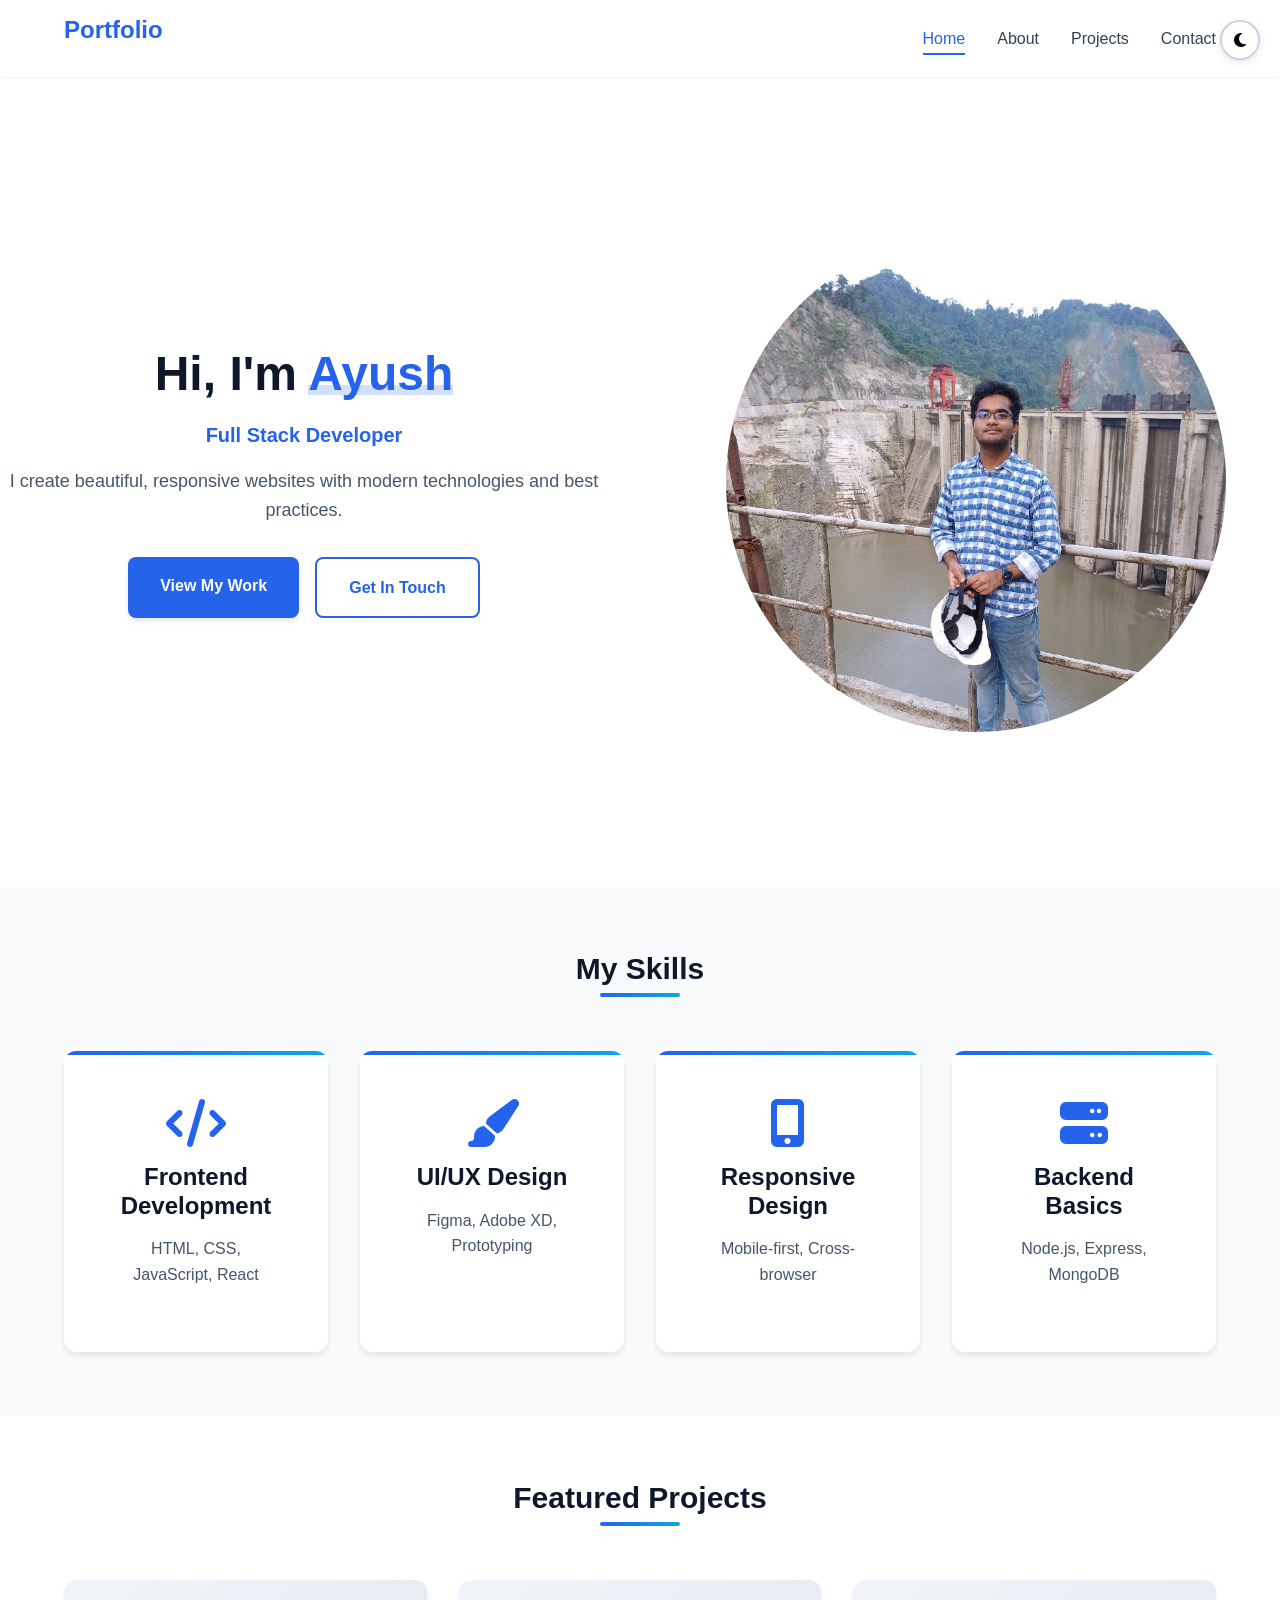
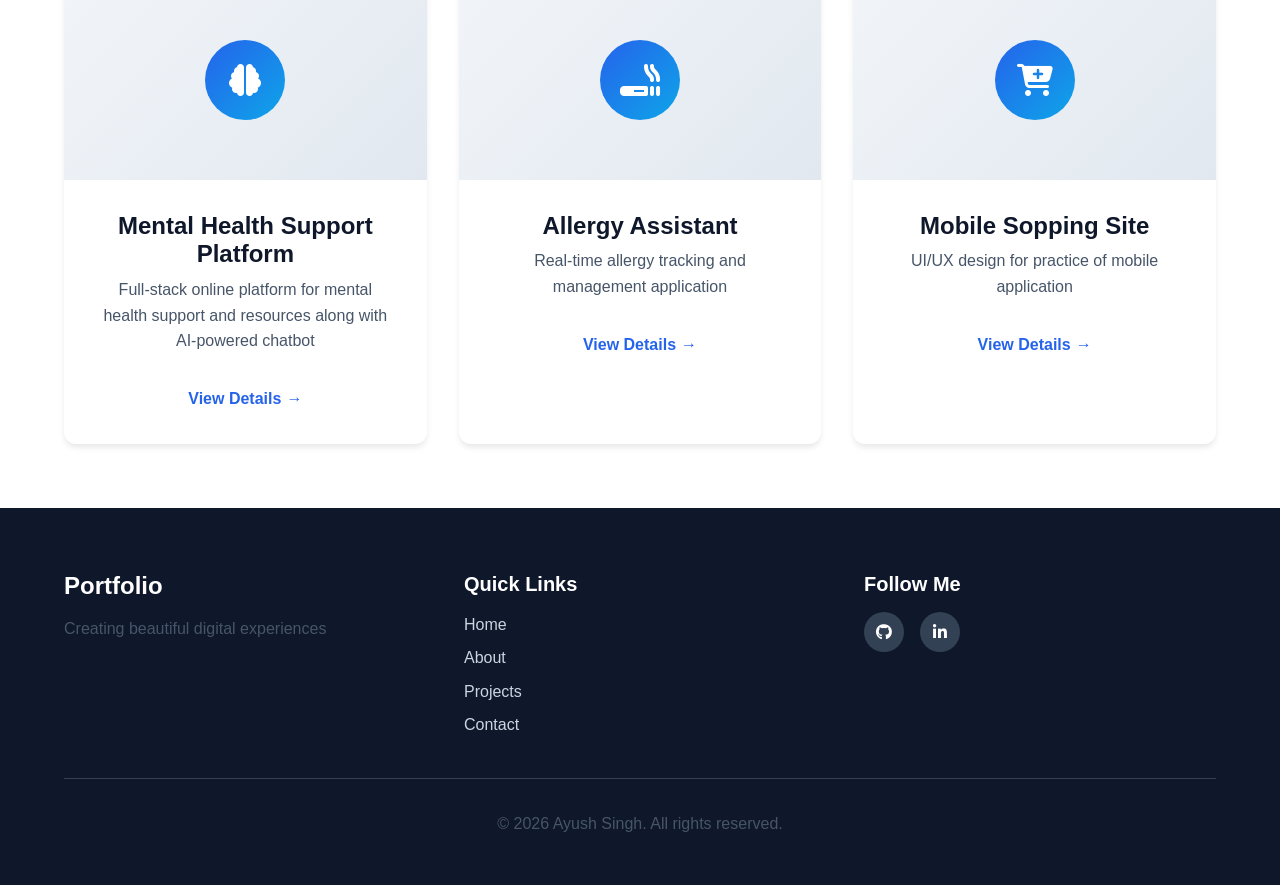
<file: index.html>
<!DOCTYPE html>
<html lang="en">
<head>
    <meta charset="UTF-8">
    <meta name="viewport" content="width=device-width, initial-scale=1.0">
    <title>Personal Portfolio</title>
    <link rel="stylesheet" href="styles.css">
    <link rel="stylesheet" href="https://cdnjs.cloudflare.com/ajax/libs/font-awesome/6.4.0/css/all.min.css">
</head>
<body>
    <!-- Sticky Navbar -->
    <nav class="navbar">
        <div class="nav-container">
            <div class="logo">
                <a href="index.html"><h2>Portfolio</h2></a>
            </div>
            <ul class="nav-menu">
                <li><a href="index.html" class="nav-link active">Home</a></li>
                <li><a href="about.html" class="nav-link">About</a></li>
                <li><a href="projects.html" class="nav-link">Projects</a></li>
                <li><a href="contact.html" class="nav-link">Contact</a></li>
            </ul>
            <div class="hamburger">
                <span class="bar"></span>
                <span class="bar"></span>
                <span class="bar"></span>
            </div>
        </div>
    </nav>

    <!-- Hero Section -->
    <section class="hero">
        <div class="hero-content">
            <h1 class="hero-title">Hi, I'm <span class="highlight">Ayush</span></h1>
            <p class="hero-subtitle">Full Stack Developer</p>
            <p class="hero-description">I create beautiful, responsive websites with modern technologies and best practices.</p>
            <div class="hero-buttons">
                <a href="projects.html" class="btn primary-btn">View My Work</a>
                <a href="contact.html" class="btn secondary-btn">Get In Touch</a>
            </div>
        </div>
        <div class="hero-image">
            <div class="image-placeholder">
                <img class="main-image" src="1746027686629.jpg" alt="Main Image">
            </div>
        </div>
    </section>

    <!-- Skills Section -->
    <section class="skills-section">
        <div class="container">
            <h2 class="section-title">My Skills</h2>
            <div class="skills-grid">
                <div class="skill-card">
                    <i class="fas fa-code"></i>
                    <h3>Frontend Development</h3>
                    <p>HTML, CSS, JavaScript, React</p>
                </div>
                <div class="skill-card">
                    <i class="fas fa-paint-brush"></i>
                    <h3>UI/UX Design</h3>
                    <p>Figma, Adobe XD, Prototyping</p>
                </div>
                <div class="skill-card">
                    <i class="fas fa-mobile-alt"></i>
                    <h3>Responsive Design</h3>
                    <p>Mobile-first, Cross-browser</p>
                </div>
                <div class="skill-card">
                    <i class="fas fa-server"></i>
                    <h3>Backend Basics</h3>
                    <p>Node.js, Express, MongoDB</p>
                </div>
            </div>
        </div>
    </section>

    <!-- Projects Preview -->
    <section class="projects-preview">
        <div class="container">
            <h2 class="section-title">Featured Projects</h2>
            <div class="projects-grid">
                <div class="project-card">
                    <div class="project-image">
                        <div class="image-placeholder-small">
                            <i class="fas fa-brain"></i>
                        </div>
                    </div>
                    <div class="project-content">
                        <h3>Mental Health Support Platform</h3>
                        <p>Full-stack online platform for mental health support and resources along with AI-powered chatbot</p>
                        <a href="projects.html" class="project-link">View Details</a>
                    </div>
                </div>
                <div class="project-card">
                    <div class="project-image">
                        <div class="image-placeholder-small">
                            <i class="fas fa-smoking"></i>
                        </div>
                    </div>
                    <div class="project-content">
                        <h3>Allergy Assistant</h3>
                        <p>Real-time allergy tracking and management application</p>
                        <a href="projects.html" class="project-link">View Details</a>
                    </div>
                </div>
                <div class="project-card">
                    <div class="project-image">
                        <div class="image-placeholder-small">
                            <i class="fas fa-cart-plus"></i>
                        </div>
                    </div>
                    <div class="project-content">
                        <h3>Mobile Sopping Site</h3>
                        <p>UI/UX design for practice of mobile application</p>
                        <a href="projects.html" class="project-link">View Details</a>
                    </div>
                </div>
            </div>
        </div>
    </section>

    <!-- Footer -->
    <footer class="footer">
        <div class="container">
            <div class="footer-content">
                <div class="footer-section">
                    <h3>Portfolio</h3>
                    <p>Creating beautiful digital experiences</p>
                </div>
                <div class="footer-section">
                    <h4>Quick Links</h4>
                    <ul>
                        <li><a href="index.html">Home</a></li>
                        <li><a href="about.html">About</a></li>
                        <li><a href="projects.html">Projects</a></li>
                        <li><a href="contact.html">Contact</a></li>
                    </ul>
                </div>
                <div class="footer-section">
                    <h4>Follow Me</h4>
                    <div class="social-icons">
                        <a href="https://github.com/ayushsingh-01" aria-label="GitHub"><i class="fab fa-github"></i></a>
                        <a href="https://www.linkedin.com/in/ayushsingh01/" aria-label="LinkedIn"><i class="fab fa-linkedin-in"></i></a>
                    </div>
                </div>
            </div>
            <div class="footer-bottom">
                <p>&copy; 2026 Ayush Singh. All rights reserved.</p>
        </div>
    </footer>

    <script src="script.js"></script>
</body>
</html>
</file>
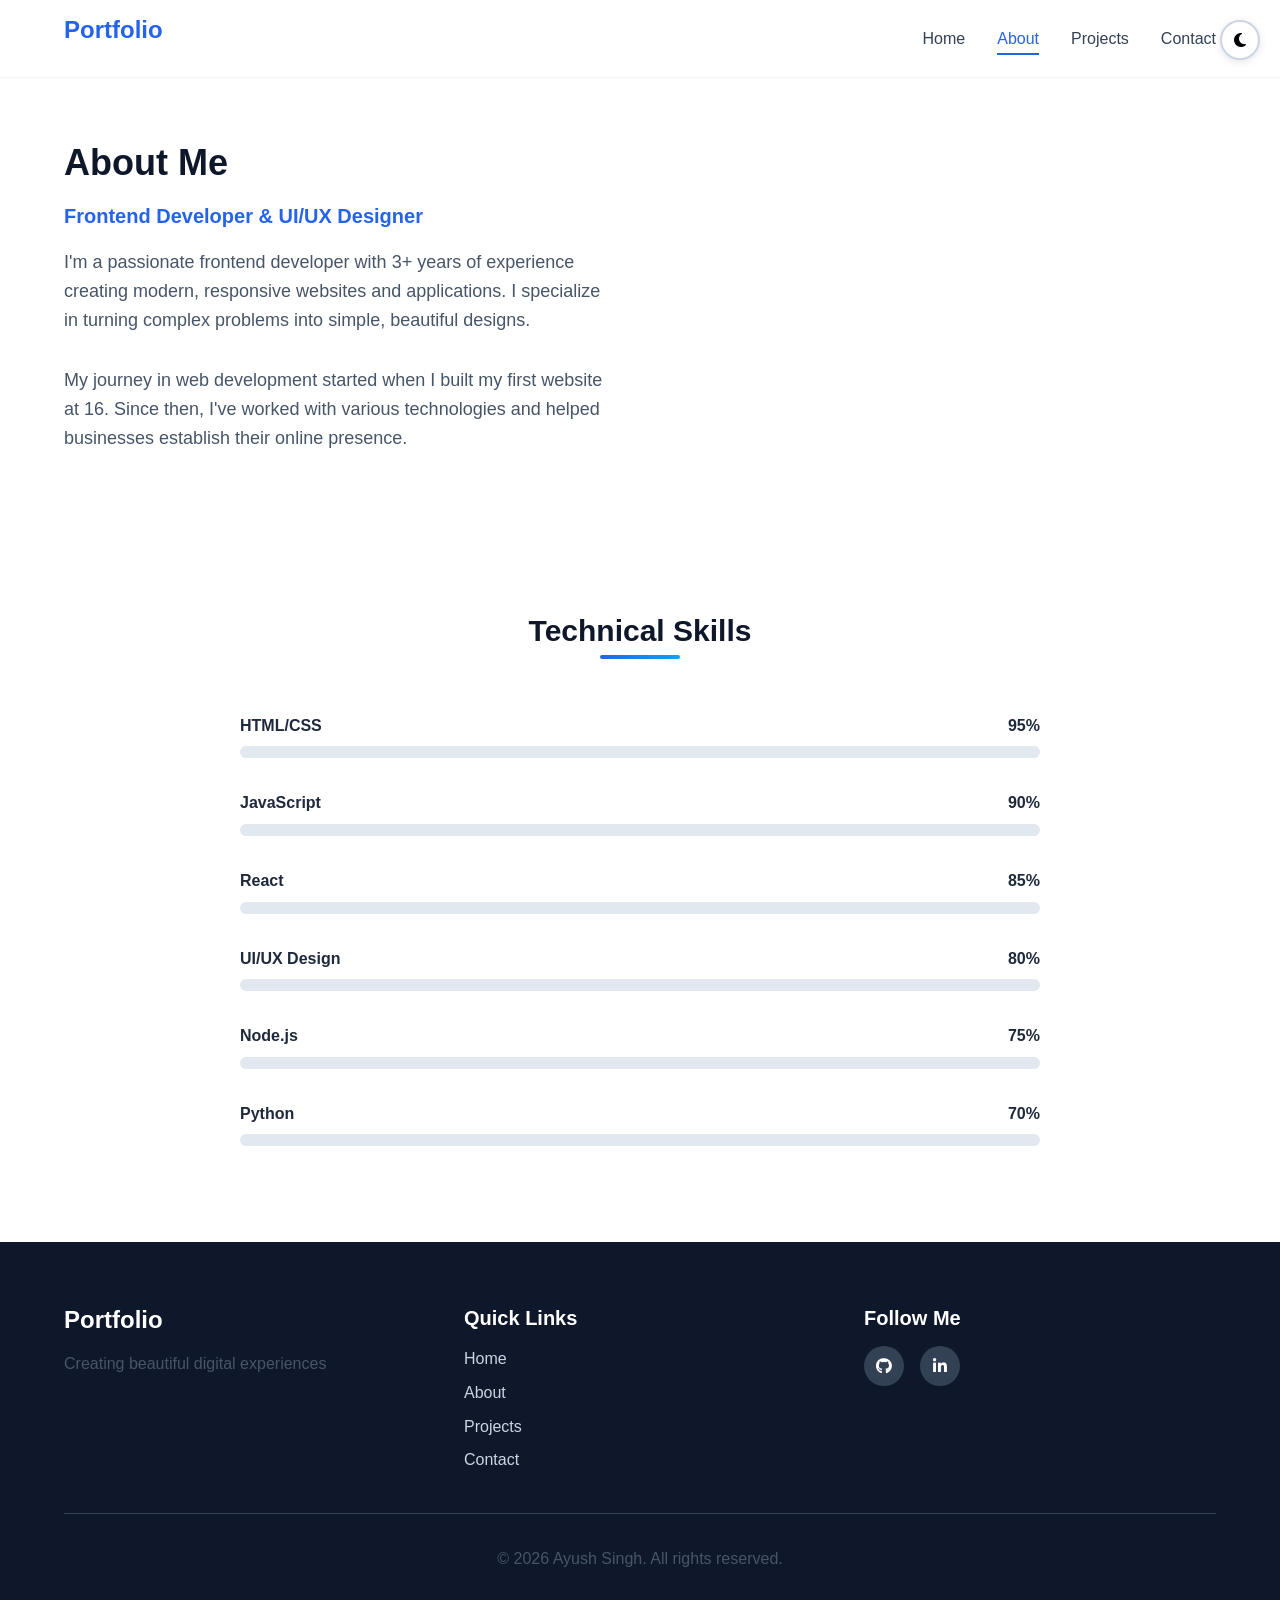
<file: about.html>
<!DOCTYPE html>
<html lang="en">
<head>
    <meta charset="UTF-8">
    <meta name="viewport" content="width=device-width, initial-scale=1.0">
    <title>Personal Portfolio</title>
    <link rel="stylesheet" href="styles.css">
    <link rel="stylesheet" href="https://cdnjs.cloudflare.com/ajax/libs/font-awesome/6.4.0/css/all.min.css">
</head>
<body>
    <!-- Sticky Navbar -->
    <nav class="navbar">
        <div class="nav-container">
            <div class="logo">
                <a href="index.html"><h2>Portfolio</h2></a>
            </div>
            <ul class="nav-menu">
                <li><a href="index.html" class="nav-link">Home</a></li>
                <li><a href="about.html" class="nav-link active">About</a></li>
                <li><a href="projects.html" class="nav-link">Projects</a></li>
                <li><a href="contact.html" class="nav-link">Contact</a></li>
            </ul>
            <div class="hamburger">
                <span class="bar"></span>
                <span class="bar"></span>
                <span class="bar"></span>
            </div>
        </div>
    </nav>

    <!-- About Hero Section -->
    <section class="about-hero">
        <div class="container">
            <div class="about-content">
                <div class="about-text">
                    <h1>About Me</h1>
                    <p class="about-subtitle">Frontend Developer & UI/UX Designer</p>
                    <p class="about-description">I'm a passionate frontend developer with 3+ years of experience creating modern, responsive websites and applications. I specialize in turning complex problems into simple, beautiful designs.</p>
                    <p class="about-description">My journey in web development started when I built my first website at 16. Since then, I've worked with various technologies and helped businesses establish their online presence.</p>
                    
                </div>
            </div>
        </div>
    </section>

    

    <!-- Skills Progress Bars -->
    <section class="skills-progress">
        <div class="container">
            <h2 class="section-title">Technical Skills</h2>
            <div class="skills-container">
                <div class="skill-progress">
                    <div class="skill-info">
                        <span>HTML/CSS</span>
                        <span>95%</span>
                    </div>
                    <div class="progress-bar">
                        <div class="progress-fill" style="width: 95%"></div>
                    </div>
                </div>
                <div class="skill-progress">
                    <div class="skill-info">
                        <span>JavaScript</span>
                        <span>90%</span>
                    </div>
                    <div class="progress-bar">
                        <div class="progress-fill" style="width: 90%"></div>
                    </div>
                </div>
                <div class="skill-progress">
                    <div class="skill-info">
                        <span>React</span>
                        <span>85%</span>
                    </div>
                    <div class="progress-bar">
                        <div class="progress-fill" style="width: 85%"></div>
                    </div>
                </div>
                <div class="skill-progress">
                    <div class="skill-info">
                        <span>UI/UX Design</span>
                        <span>80%</span>
                    </div>
                    <div class="progress-bar">
                        <div class="progress-fill" style="width: 80%"></div>
                    </div>
                </div>
                <div class="skill-progress">
                    <div class="skill-info">
                        <span>Node.js</span>
                        <span>75%</span>
                    </div>
                    <div class="progress-bar">
                        <div class="progress-fill" style="width: 75%"></div>
                    </div>
                </div>
                <div class="skill-progress">
                    <div class="skill-info">
                        <span>Python</span>
                        <span>70%</span>
                    </div>
                    <div class="progress-bar">
                        <div class="progress-fill" style="width: 70%"></div>
                    </div>
                </div>
            </div>
        </div>
    </section>

    

    <!-- Footer -->
    <footer class="footer">
        <div class="container">
            <div class="footer-content">
                <div class="footer-section">
                    <h3>Portfolio</h3>
                    <p>Creating beautiful digital experiences</p>
                </div>
                <div class="footer-section">
                    <h4>Quick Links</h4>
                    <ul>
                        <li><a href="index.html">Home</a></li>
                        <li><a href="about.html">About</a></li>
                        <li><a href="projects.html">Projects</a></li>
                        <li><a href="contact.html">Contact</a></li>
                    </ul>
                </div>
                <div class="footer-section">
                    <h4>Follow Me</h4>
                    <div class="social-icons">
                        <a href="https://github.com/ayushsingh-01" aria-label="GitHub"><i class="fab fa-github"></i></a>
                        <a href="https://www.linkedin.com/in/ayushsingh01/" aria-label="LinkedIn"><i class="fab fa-linkedin-in"></i></a>
                    </div>
                </div>
            </div>
            <div class="footer-bottom">
                <p>&copy; 2026 Ayush Singh. All rights reserved.</p>
        </div>
    </footer>

    <script src="script.js"></script>
</body>
</html>
</file>
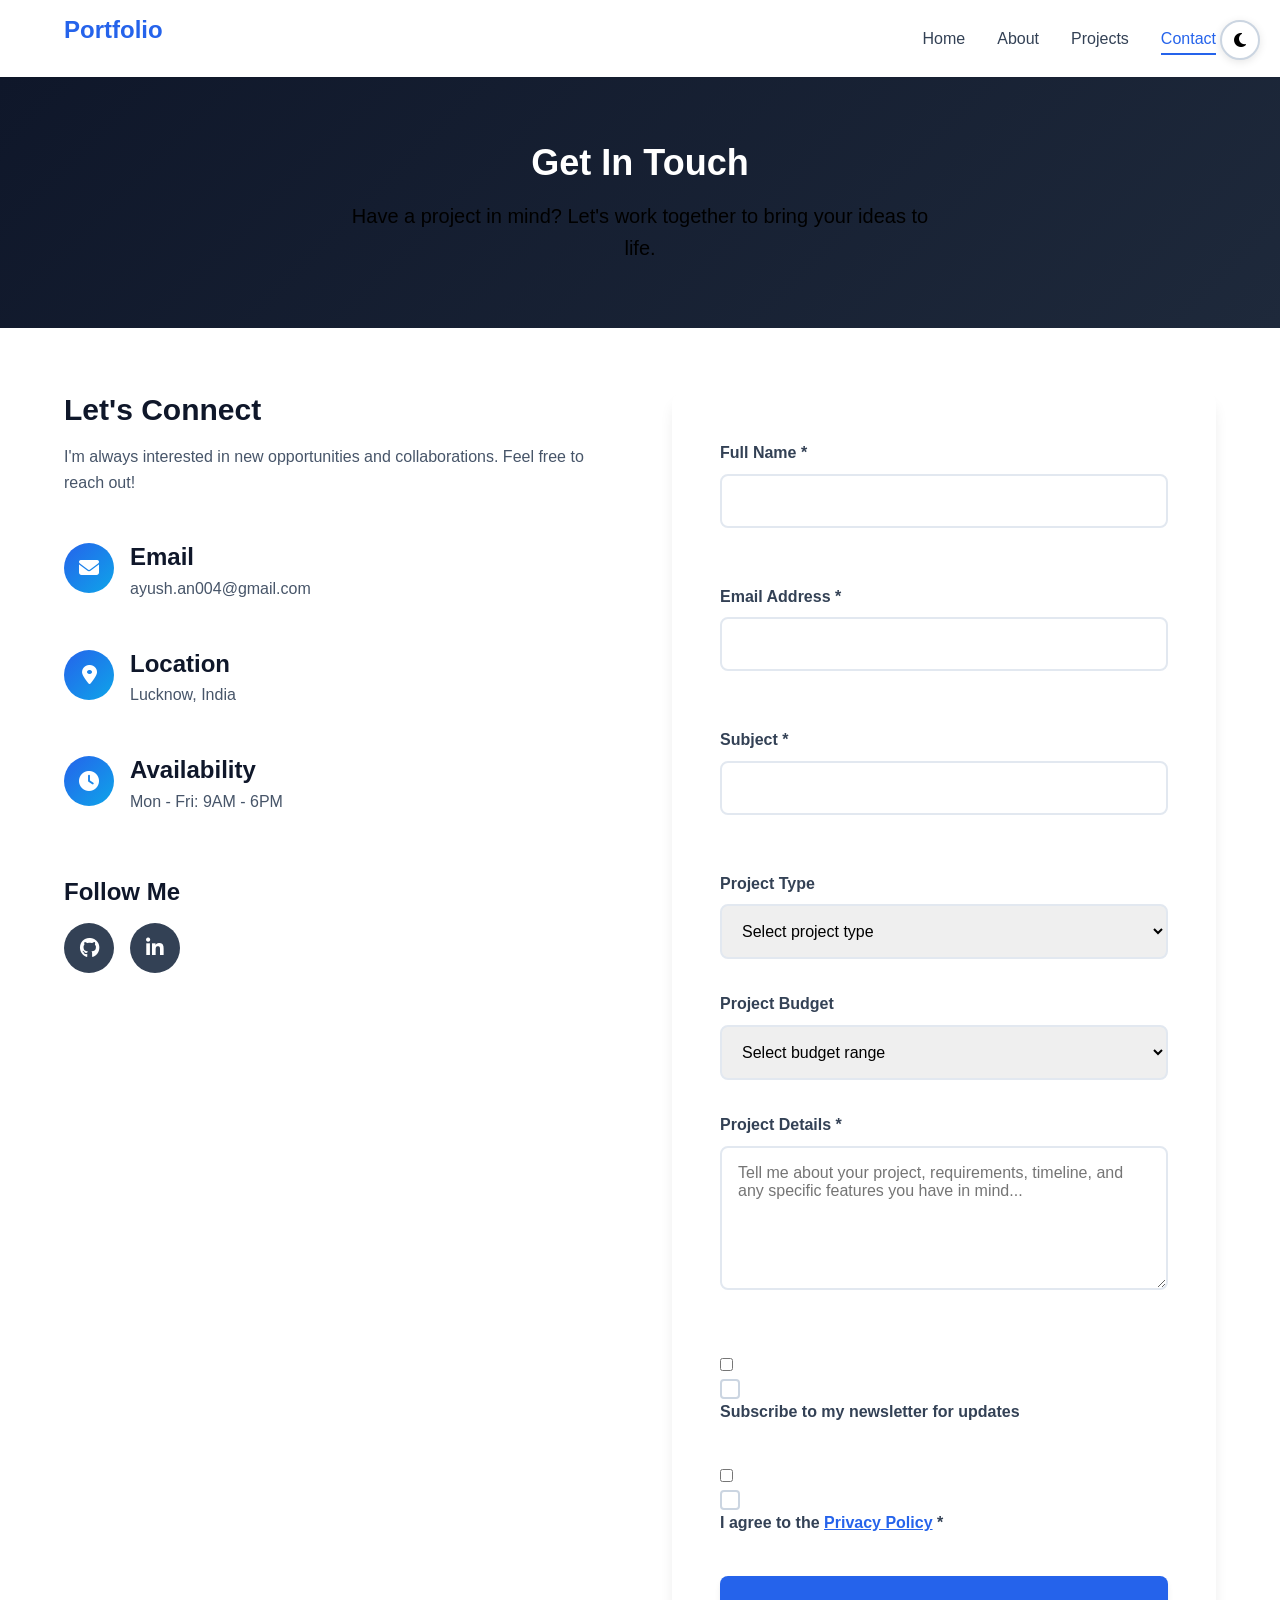
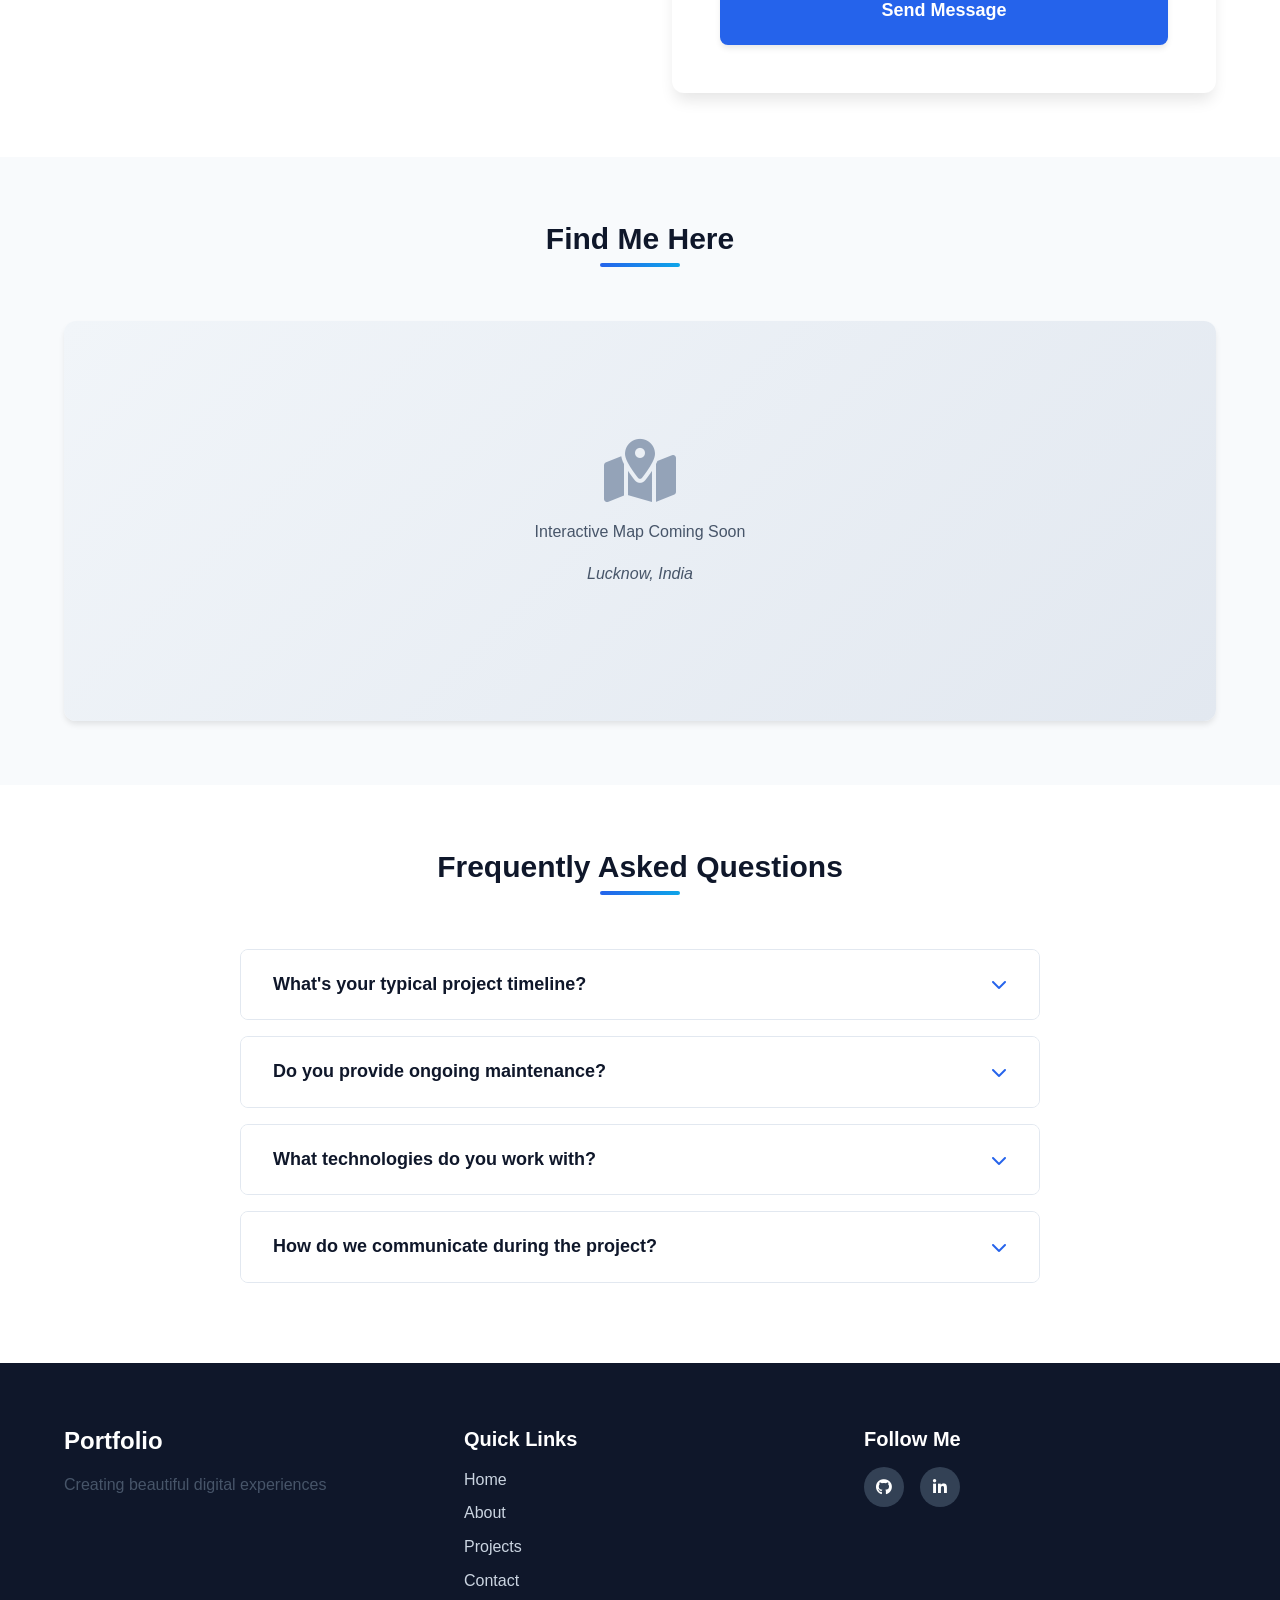
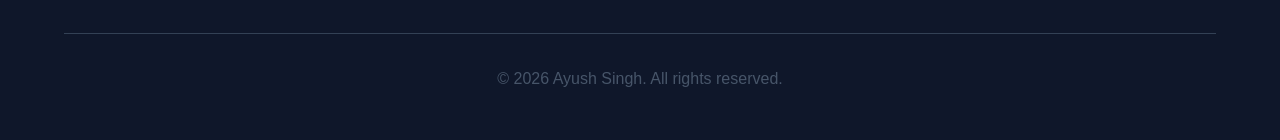
<file: contact.html>
<!DOCTYPE html>
<html lang="en">
<head>
    <meta charset="UTF-8">
    <meta name="viewport" content="width=device-width, initial-scale=1.0">
    <title>Personal Portfolio</title>
    <link rel="stylesheet" href="styles.css">
    <link rel="stylesheet" href="https://cdnjs.cloudflare.com/ajax/libs/font-awesome/6.4.0/css/all.min.css">
</head>
<body>
    <!-- Sticky Navbar -->
    <nav class="navbar">
        <div class="nav-container">
            <div class="logo">
                <a href="index.html"><h2>Portfolio</h2></a>
            </div>
            <ul class="nav-menu">
                <li><a href="index.html" class="nav-link">Home</a></li>
                <li><a href="about.html" class="nav-link">About</a></li>
                <li><a href="projects.html" class="nav-link">Projects</a></li>
                <li><a href="contact.html" class="nav-link active">Contact</a></li>
            </ul>
            <div class="hamburger">
                <span class="bar"></span>
                <span class="bar"></span>
                <span class="bar"></span>
            </div>
        </div>
    </nav>

    <!-- Contact Hero -->
    <section class="contact-hero">
        <div class="container">
            <h1>Get In Touch</h1>
            <p style="color:black;">Have a project in mind? Let's work together to bring your ideas to life.</p>
        </div>
    </section>

    <!-- Contact Section -->
    <section class="contact-section">
        <div class="container">
            <div class="contact-wrapper">
                <!-- Contact Info -->
                <div class="contact-info">
                    <h2>Let's Connect</h2>
                    <p>I'm always interested in new opportunities and collaborations. Feel free to reach out!</p>
                    
                    <div class="contact-details">
                        <div class="contact-item">
                            <div class="contact-icon">
                                <i class="fas fa-envelope"></i>
                            </div>
                            <div class="contact-text">
                                <h3>Email</h3>
                                <p>ayush.an004@gmail.com</p>
                            </div>
                        </div>
                        
                        
                        <div class="contact-item">
                            <div class="contact-icon">
                                <i class="fas fa-map-marker-alt"></i>
                            </div>
                            <div class="contact-text">
                                <h3>Location</h3>
                                <p>Lucknow, India</p>
                            </div>
                        </div>


                        <div class="contact-item">
                            <div class="contact-icon">
                                <i class="fas fa-clock"></i>
                            </div>
                            <div class="contact-text">
                                <h3>Availability</h3>
                                <p>Mon - Fri: 9AM - 6PM</p>
                            </div>
                        </div>
                    </div>

                    <div class="social-links">
                        <h3>Follow Me</h3>
                        <div class="social-icons large">
                            <a href="https://github.com/ayushsingh-01" aria-label="GitHub"><i class="fab fa-github"></i></a>
                            <a href="https://www.linkedin.com/in/ayushsingh01/" aria-label="LinkedIn"><i class="fab fa-linkedin-in"></i></a>
                        </div>
                    </div>
                </div>

                <!-- Contact Form -->
                <div class="contact-form-container">
                    <form id="contactForm" class="contact-form">
                        <div class="form-group">
                            <label for="name">Full Name *</label>
                            <input type="text" id="name" name="name" required>
                            <span class="error-message" id="nameError"></span>
                        </div>
                        
                        <div class="form-group">
                            <label for="email">Email Address *</label>
                            <input type="email" id="email" name="email" required>
                            <span class="error-message" id="emailError"></span>
                        </div>
                        
                        <div class="form-group">
                            <label for="subject">Subject *</label>
                            <input type="text" id="subject" name="subject" required>
                            <span class="error-message" id="subjectError"></span>
                        </div>
                        
                        <div class="form-group">
                            <label for="projectType">Project Type</label>
                            <select id="projectType" name="projectType">
                                <option value="">Select project type</option>
                                <option value="web-development">Web Development</option>
                                <option value="ui-ux-design">UI/UX Design</option>
                                <option value="mobile-app">Mobile App</option>
                                <option value="consulting">Consulting</option>
                                <option value="other">Other</option>
                            </select>
                        </div>
                        
                        <div class="form-group">
                            <label for="budget">Project Budget</label>
                            <select id="budget" name="budget">
                                <option value="">Select budget range</option>
                                <option value="500-1000">$500 - $1,000</option>
                                <option value="1000-5000">$1,000 - $5,000</option>
                                <option value="5000-10000">$5,000 - $10,000</option>
                                <option value="10000+">$10,000+</option>
                            </select>
                        </div>
                        
                        <div class="form-group">
                            <label for="message">Project Details *</label>
                            <textarea id="message" name="message" rows="6" required placeholder="Tell me about your project, requirements, timeline, and any specific features you have in mind..."></textarea>
                            <span class="error-message" id="messageError"></span>
                        </div>
                        
                        <div class="form-group checkbox-group">
                            <label class="checkbox-label">
                                <input type="checkbox" id="newsletter" name="newsletter">
                                <span class="checkmark"></span>
                                Subscribe to my newsletter for updates
                            </label>
                        </div>
                        
                        <div class="form-group checkbox-group">
                            <label class="checkbox-label">
                                <input type="checkbox" id="privacy" name="privacy" required>
                                <span class="checkmark"></span>
                                I agree to the <a href="#" class="privacy-link">Privacy Policy</a> *
                            </label>
                            <span class="error-message" id="privacyError"></span>
                        </div>
                        
                        <button type="submit" class="btn primary-btn submit-btn">
                            <span class="btn-text">Send Message</span>
                            <span class="btn-loader" style="display: none;">
                                <i class="fas fa-spinner fa-spin"></i> Sending...
                            </span>
                        </button>
                    </form>
                </div>
            </div>
        </div>
    </section>

    <!-- Map Section -->
    <section class="map-section">
        <div class="container">
            <h2 class="section-title">Find Me Here</h2>
            <div class="map-container">
                <div class="map-placeholder">
                    <i class="fas fa-map-marked-alt"></i>
                    <p>Interactive Map Coming Soon</p>
                    <p class="map-address">Lucknow, India</p>
                </div>
            </div>
        </div>
    </section>

    <!-- FAQ Section -->
    <section class="faq-section">
        <div class="container">
            <h2 class="section-title">Frequently Asked Questions</h2>
            <div class="faq-container">
                <div class="faq-item">
                    <div class="faq-question">
                        <h3>What's your typical project timeline?</h3>
                        <i class="fas fa-chevron-down"></i>
                    </div>
                    <div class="faq-answer">
                        <p>Simple websites typically take 2-4 weeks, while complex projects can take 2-6 months. The timeline depends on project scope, requirements, and client feedback cycles.</p>
                    </div>
                </div>
                
                <div class="faq-item">
                    <div class="faq-question">
                        <h3>Do you provide ongoing maintenance?</h3>
                        <i class="fas fa-chevron-down"></i>
                    </div>
                    <div class="faq-answer">
                        <p>Yes, I offer maintenance packages to keep your website updated, secure, and running smoothly. This includes security updates, content changes, and performance optimization.</p>
                    </div>
                </div>
                
                <div class="faq-item">
                    <div class="faq-question">
                        <h3>What technologies do you work with?</h3>
                        <i class="fas fa-chevron-down"></i>
                    </div>
                    <div class="faq-answer">
                        <p>I specialize in modern frontend technologies including HTML5, CSS3, JavaScript, React, Vue.js, and responsive design frameworks. For backend, I work with Node.js, Express, and various databases.</p>
                    </div>
                </div>
                
                <div class="faq-item">
                    <div class="faq-question">
                        <h3>How do we communicate during the project?</h3>
                        <i class="fas fa-chevron-down"></i>
                    </div>
                    <div class="faq-answer">
                        <p>We typically use email, video calls (Zoom/Teams), and project management tools like Trello or Notion. I provide regular updates and welcome client feedback throughout the development process.</p>
                    </div>
                </div>
            </div>
        </div>
    </section>

    <!-- Footer -->
     <footer class="footer">
        <div class="container">
            <div class="footer-content">
                <div class="footer-section">
                    <h3>Portfolio</h3>
                    <p>Creating beautiful digital experiences</p>
                </div>
                <div class="footer-section">
                    <h4>Quick Links</h4>
                    <ul>
                        <li><a href="index.html">Home</a></li>
                        <li><a href="about.html">About</a></li>
                        <li><a href="projects.html">Projects</a></li>
                        <li><a href="contact.html">Contact</a></li>
                    </ul>
                </div>
                <div class="footer-section">
                    <h4>Follow Me</h4>
                    <div class="social-icons">
                        <a href="https://github.com/ayushsingh-01" aria-label="GitHub"><i class="fab fa-github"></i></a>
                        <a href="https://www.linkedin.com/in/ayushsingh01/" aria-label="LinkedIn"><i class="fab fa-linkedin-in"></i></a>
                    </div>
                </div>
            </div>
            <div class="footer-bottom">
                <p>&copy; 2026 Ayush Singh. All rights reserved.</p>
        </div>
    </footer>

    <script src="script.js"></script>
</body>
</html>
</file>
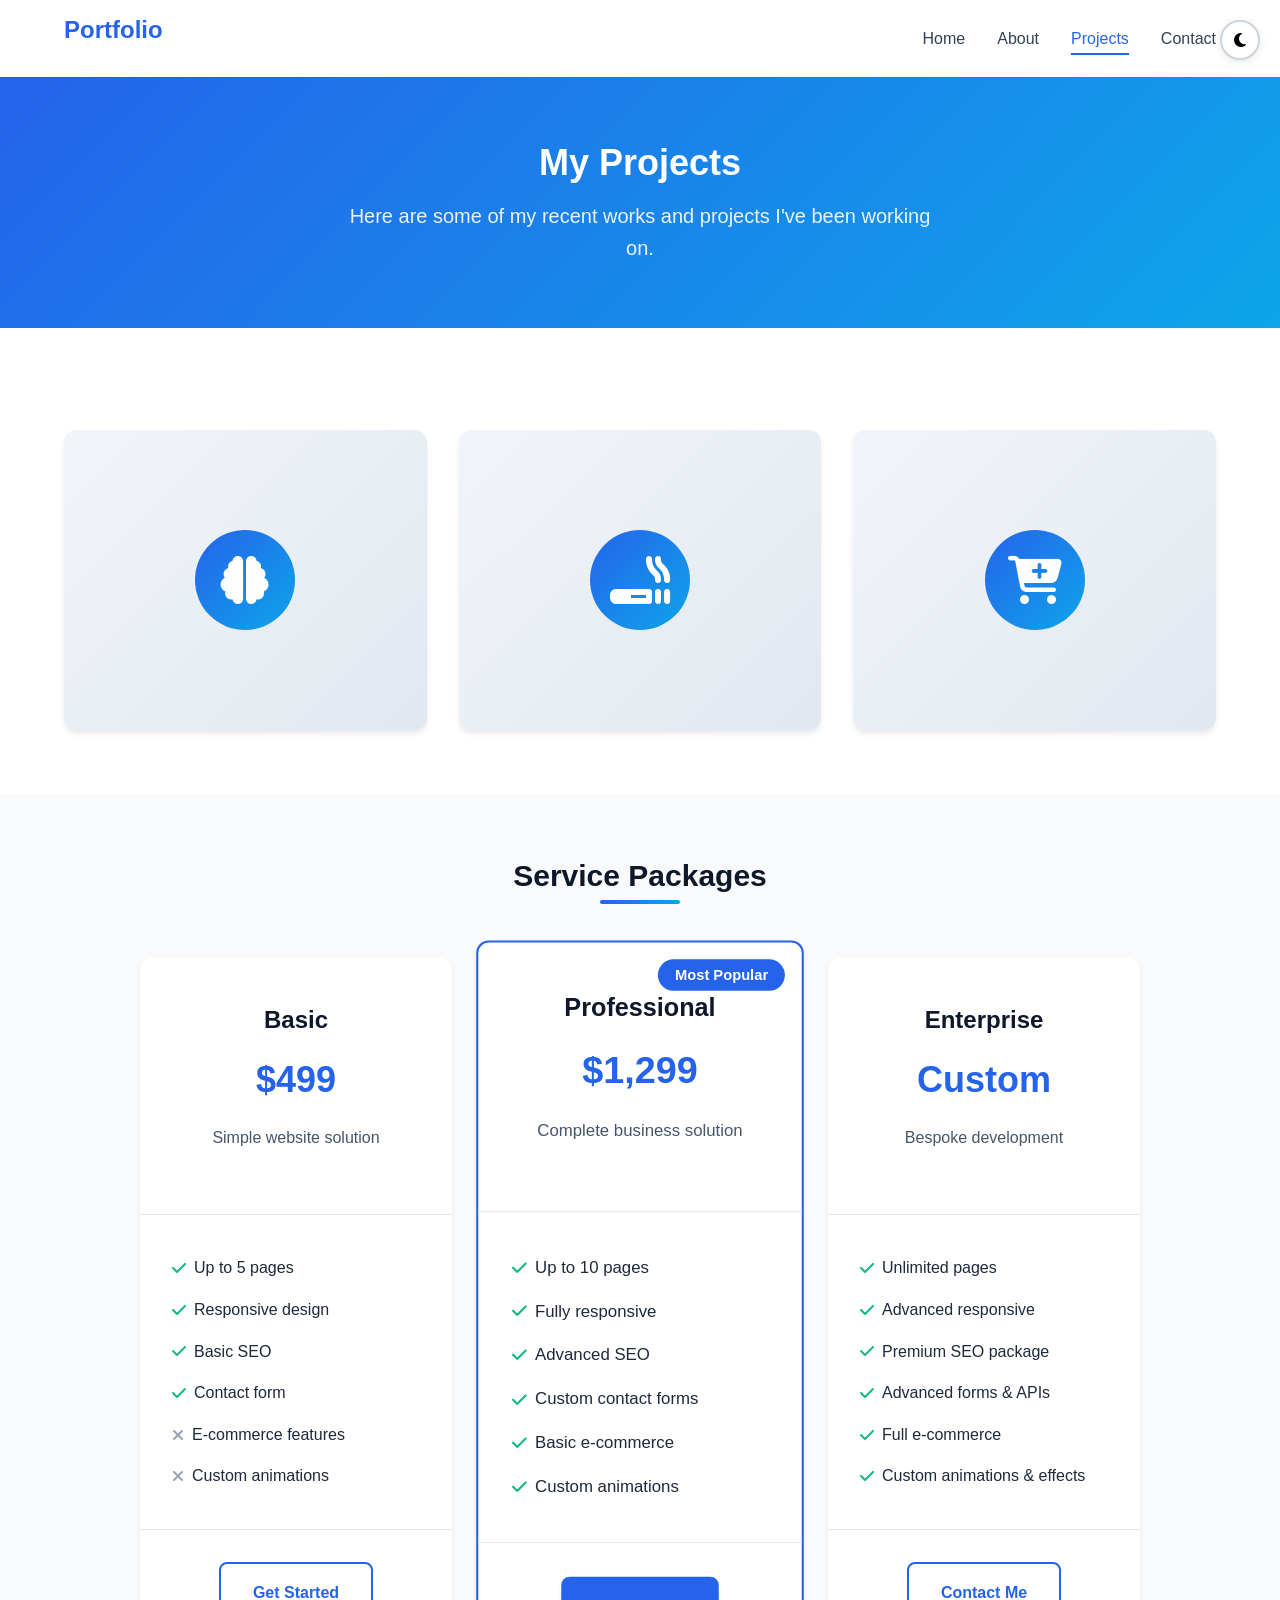
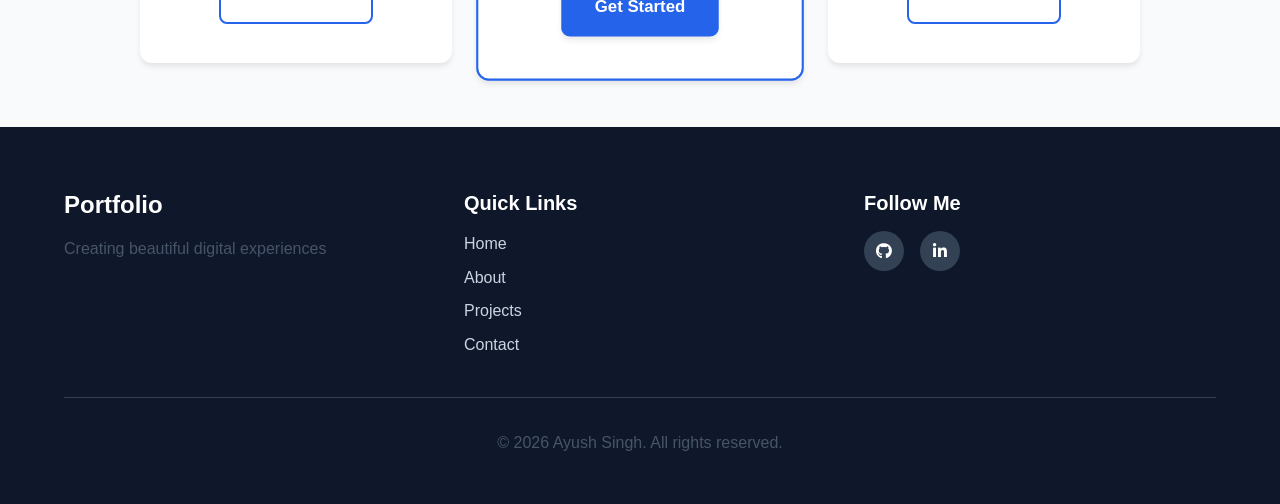
<file: projects.html>
<!DOCTYPE html>
<html lang="en">
<head>
    <meta charset="UTF-8">
    <meta name="viewport" content="width=device-width, initial-scale=1.0">
    <title>Personal Portfolio</title>
    <link rel="stylesheet" href="styles.css">
    <link rel="stylesheet" href="https://cdnjs.cloudflare.com/ajax/libs/font-awesome/6.4.0/css/all.min.css">
</head>
<body>
    <!-- Sticky Navbar -->
    <nav class="navbar">
        <div class="nav-container">
            <div class="logo">
                <a href="index.html"><h2>Portfolio</h2></a>
            </div>
            <ul class="nav-menu">
                <li><a href="index.html" class="nav-link">Home</a></li>
                <li><a href="about.html" class="nav-link">About</a></li>
                <li><a href="projects.html" class="nav-link active">Projects</a></li>
                <li><a href="contact.html" class="nav-link">Contact</a></li>
            </ul>
            <div class="hamburger">
                <span class="bar"></span>
                <span class="bar"></span>
                <span class="bar"></span>
            </div>
        </div>
    </nav>

    <!-- Projects Hero -->
    <section class="projects-hero">
        <div class="container">
            <h1>My Projects</h1>
            <p>Here are some of my recent works and projects I've been working on.</p>
        </div>
    </section>

    <!-- Projects Gallery -->
    <section class="projects-gallery">
        <div class="container">
            <br><br><br><br>
            <!-- <div class="filter-buttons">
                <button class="filter-btn active" data-filter="all">All</button>
                <button class="filter-btn" data-filter="web">Web Development</button>
                <button class="filter-btn" data-filter="design">UI/UX Design</button>
                <button class="filter-btn" data-filter="mobile">Mobile Apps</button>
            </div> -->
            
            <div class="projects-grid-container">
                <!-- Web Development Projects -->
                <div class="project-item" data-category="web">
                    <div class="project-image-container">
                        <div class="image-placeholder-project">
                            <i class="fas fa-brain"></i>
                        </div>
                        <div class="project-overlay">
                            <h3>Mental Health Support Platform</h3>
                            <p>Full-stack online platform for mental health support and resources along with AI-powered chatbot</p>
                            <div class="project-tags">
                                <span>React</span>
                                <span>Node.js</span>
                                <span>MongoDB</span>
                                <span>Axios</span>
                            </div>
                            <div class="project-actions">
                                <!-- <a href="#" class="btn small-btn">Live Demo</a> -->
                                <a href="https://github.com/ayushsingh-01/Node_React_Try" class="btn small-btn" style="color: aliceblue;">Source Code</a>
                            </div>
                        </div>
                    </div>
                </div>

                <div class="project-item" data-category="web">
                    <div class="project-image-container">
                        <div class="image-placeholder-project">
                            <i class="fas fa-smoking"></i>
                        </div>
                        <div class="project-overlay">
                            <h3>Allergy Assistant</h3>
                            <p>Real-time allergy tracking and management application</p>
                            <div class="project-tags">
                                <span>JavaScript</span>
                                <span>React</span>
                                <span>Flask</span>
                            </div>
                            <div class="project-actions">
                                <!-- <a href="#" class="btn small-btn">Live Demo</a> -->
                                <a href="https://github.com/ayushsingh-01/ayushsingh-01.github.io" class="btn small-btn" style="color: aliceblue;">Source Code</a>
                            </div>
                        </div>
                    </div>
                </div>

                <div class="project-item" data-category="design">
                    <div class="project-image-container">
                        <div class="image-placeholder-project">
                            <i class="fas fa-cart-plus"></i>
                        </div>
                        <div class="project-overlay">
                            <h3>Mobile Sopping Site</h3>
                            <p>UI/UX design for practice of mobile application</p>
                            <div class="project-tags">
                                <span>Figma</span>
                                <span>UI Design</span>
                                <span>Prototyping</span>
                            </div>
                            <div class="project-actions">
                                <!-- <a href="#" class="btn small-btn">View Design</a> -->
                                <a href="https://github.com/ayushsingh-01/CSE_NEW" class="btn small-btn" style="color: aliceblue;">Source Code</a>
                            </div>
                        </div>
                    </div>
                </div>

                <!-- <div class="project-item" data-category="mobile">
                    <div class="project-image-container">
                        <div class="image-placeholder-project">
                            <i class="fas fa-running"></i>
                        </div>
                        <div class="project-overlay">
                            <h3>Fitness Tracker App</h3>
                            <p>Mobile application for workout tracking</p>
                            <div class="project-tags">
                                <span>React Native</span>
                                <span>Firebase</span>
                                <span>Redux</span>
                            </div>
                            <div class="project-actions">
                                <a href="#" class="btn small-btn">App Store</a>
                                <a href="#" class="btn small-btn">Source Code</a>
                            </div>
                        </div>
                    </div>
                </div>

                <div class="project-item" data-category="web">
                    <div class="project-image-container">
                        <div class="image-placeholder-project">
                            <i class="fas fa-blog"></i>
                        </div>
                        <div class="project-overlay">
                            <h3>Content Management System</h3>
                            <p>Custom CMS for blog and content management</p>
                            <div class="project-tags">
                                <span>Vue.js</span>
                                <span>Express</span>
                                <span>PostgreSQL</span>
                            </div>
                            <div class="project-actions">
                                <a href="#" class="btn small-btn">Live Demo</a>
                                <a href="#" class="btn small-btn">Source Code</a>
                            </div>
                        </div>
                    </div>
                </div>

                <div class="project-item" data-category="design">
                    <div class="project-image-container">
                        <div class="image-placeholder-project">
                            <i class="fas fa-headset"></i>
                        </div>
                        <div class="project-overlay">
                            <h3>Customer Support Portal</h3>
                            <p>Enterprise support portal UI design</p>
                            <div class="project-tags">
                                <span>Adobe XD</span>
                                <span>Wireframing</span>
                                <span>User Research</span>
                            </div>
                            <div class="project-actions">
                                <a href="#" class="btn small-btn">View Design</a>
                                <a href="#" class="btn small-btn">Case Study</a>
                            </div>
                        </div>
                    </div>
                </div> -->
            </div>
        </div>
    </section>

    <!-- Pricing Section -->
    <section class="pricing-section">
        <div class="container">
            <h2 class="section-title">Service Packages</h2>
            <div class="pricing-grid">
                <div class="pricing-card">
                    <div class="pricing-header">
                        <h3>Basic</h3>
                        <div class="price">$499</div>
                        <p>Simple website solution</p>
                    </div>
                    <div class="pricing-features">
                        <ul>
                            <li><i class="fas fa-check"></i> Up to 5 pages</li>
                            <li><i class="fas fa-check"></i> Responsive design</li>
                            <li><i class="fas fa-check"></i> Basic SEO</li>
                            <li><i class="fas fa-check"></i> Contact form</li>
                            <li><i class="fas fa-times"></i> E-commerce features</li>
                            <li><i class="fas fa-times"></i> Custom animations</li>
                        </ul>
                    </div>
                    <div class="pricing-footer">
                        <a href="contact.html" class="btn secondary-btn">Get Started</a>
                    </div>
                </div>

                <div class="pricing-card popular">
                    <div class="popular-badge">Most Popular</div>
                    <div class="pricing-header">
                        <h3>Professional</h3>
                        <div class="price">$1,299</div>
                        <p>Complete business solution</p>
                    </div>
                    <div class="pricing-features">
                        <ul>
                            <li><i class="fas fa-check"></i> Up to 10 pages</li>
                            <li><i class="fas fa-check"></i> Fully responsive</li>
                            <li><i class="fas fa-check"></i> Advanced SEO</li>
                            <li><i class="fas fa-check"></i> Custom contact forms</li>
                            <li><i class="fas fa-check"></i> Basic e-commerce</li>
                            <li><i class="fas fa-check"></i> Custom animations</li>
                        </ul>
                    </div>
                    <div class="pricing-footer">
                        <a href="contact.html" class="btn primary-btn">Get Started</a>
                    </div>
                </div>

                <div class="pricing-card">
                    <div class="pricing-header">
                        <h3>Enterprise</h3>
                        <div class="price">Custom</div>
                        <p>Bespoke development</p>
                    </div>
                    <div class="pricing-features">
                        <ul>
                            <li><i class="fas fa-check"></i> Unlimited pages</li>
                            <li><i class="fas fa-check"></i> Advanced responsive</li>
                            <li><i class="fas fa-check"></i> Premium SEO package</li>
                            <li><i class="fas fa-check"></i> Advanced forms & APIs</li>
                            <li><i class="fas fa-check"></i> Full e-commerce</li>
                            <li><i class="fas fa-check"></i> Custom animations & effects</li>
                        </ul>
                    </div>
                    <div class="pricing-footer">
                        <a href="contact.html" class="btn secondary-btn">Contact Me</a>
                    </div>
                </div>
            </div>
        </div>
    </section>

    <!-- Footer -->
    <footer class="footer">
        <div class="container">
            <div class="footer-content">
                <div class="footer-section">
                    <h3>Portfolio</h3>
                    <p>Creating beautiful digital experiences</p>
                </div>
                <div class="footer-section">
                    <h4>Quick Links</h4>
                    <ul>
                        <li><a href="index.html">Home</a></li>
                        <li><a href="about.html">About</a></li>
                        <li><a href="projects.html">Projects</a></li>
                        <li><a href="contact.html">Contact</a></li>
                    </ul>
                </div>
                <div class="footer-section">
                    <h4>Follow Me</h4>
                    <div class="social-icons">
                        <a href="https://github.com/ayushsingh-01" aria-label="GitHub"><i class="fab fa-github"></i></a>
                        <a href="https://www.linkedin.com/in/ayushsingh01/" aria-label="LinkedIn"><i class="fab fa-linkedin-in"></i></a>
                    </div>
                </div>
            </div>
            <div class="footer-bottom">
                <p>&copy; 2026 Ayush Singh. All rights reserved.</p>
        </div>
    </footer>

    <script src="script.js"></script>
</body>
</html>
</file>
<file: styles.css>
/* CSS Variables */
:root {
    /* Colors */
    --primary-color: #2563eb;
    --primary-dark: #1d4ed8;
    --secondary-color: #0ea5e9;
    --accent-color: #8b5cf6;
    --success-color: #10b981;
    --warning-color: #f59e0b;
    --error-color: #ef4444;
    
    /* Neutral Colors */
    --white: #ffffff;
    --light-gray: #f8fafc;
    --gray-100: #f1f5f9;
    --gray-200: #e2e8f0;
    --gray-300: #cbd5e1;
    --gray-400: #94a3b8;
    --gray-500: #64748b;
    --gray-600: #475569;
    --gray-700: #334155;
    --gray-800: #1e293b;
    --gray-900: #0f172a;
    --black: #000000;
    
    /* Typography */
    --font-primary: 'Segoe UI', Tahoma, Geneva, Verdana, sans-serif;
    --font-heading: 'Segoe UI', Tahoma, Geneva, Verdana, sans-serif;
    --font-size-xs: 0.75rem;
    --font-size-sm: 0.875rem;
    --font-size-base: 1rem;
    --font-size-lg: 1.125rem;
    --font-size-xl: 1.25rem;
    --font-size-2xl: 1.5rem;
    --font-size-3xl: 1.875rem;
    --font-size-4xl: 2.25rem;
    --font-size-5xl: 3rem;
    
    /* Spacing */
    --spacing-xs: 0.25rem;
    --spacing-sm: 0.5rem;
    --spacing-md: 1rem;
    --spacing-lg: 1.5rem;
    --spacing-xl: 2rem;
    --spacing-2xl: 3rem;
    --spacing-3xl: 4rem;
    
    /* Border Radius */
    --border-radius-sm: 0.25rem;
    --border-radius-md: 0.5rem;
    --border-radius-lg: 0.75rem;
    --border-radius-xl: 1rem;
    --border-radius-full: 9999px;
    
    /* Shadows */
    --shadow-sm: 0 1px 2px 0 rgba(0, 0, 0, 0.05);
    --shadow-md: 0 4px 6px -1px rgba(0, 0, 0, 0.1);
    --shadow-lg: 0 10px 15px -3px rgba(0, 0, 0, 0.1);
    --shadow-xl: 0 20px 25px -5px rgba(0, 0, 0, 0.1);
    --shadow-2xl: 0 25px 50px -12px rgba(0, 0, 0, 0.25);
    
    /* Transitions */
    --transition-fast: 0.15s ease-in-out;
    --transition-normal: 0.3s ease-in-out;
    --transition-slow: 0.5s ease-in-out;
    
    /* Breakpoints */
    --breakpoint-sm: 640px;
    --breakpoint-md: 768px;
    --breakpoint-lg: 1024px;
    --breakpoint-xl: 1280px;
}

/* Reset and Base Styles */
* {
    margin: 0;
    padding: 0;
    box-sizing: border-box;
}

html {
    scroll-behavior: smooth;
}

body {
    font-family: var(--font-primary);
    line-height: 1.6;
    color: var(--gray-800);
    background-color: var(--white);
    overflow-x: hidden;
}

.container {
    width: 100%;
    max-width: 1200px;
    margin: 0 auto;
    padding: 0 var(--spacing-lg);
}

/* Typography */
h1, h2, h3, h4, h5, h6 {
    font-family: var(--font-heading);
    font-weight: 700;
    line-height: 1.2;
    margin-bottom: var(--spacing-md);
    color: var(--gray-900);
}

h1 { font-size: var(--font-size-4xl); }
h2 { font-size: var(--font-size-3xl); }
h3 { font-size: var(--font-size-2xl); }
h4 { font-size: var(--font-size-xl); }
h5 { font-size: var(--font-size-lg); }
h6 { font-size: var(--font-size-base); }

p {
    margin-bottom: var(--spacing-md);
    color: var(--gray-600);
}

a {
    text-decoration: none;
    color: var(--primary-color);
    transition: color var(--transition-fast);
}

a:hover {
    color: var(--primary-dark);
}

/* Buttons */
.btn {
    display: inline-block;
    padding: var(--spacing-md) var(--spacing-xl);
    border-radius: var(--border-radius-md);
    font-weight: 600;
    text-align: center;
    cursor: pointer;
    transition: all var(--transition-normal);
    border: none;
    font-size: var(--font-size-base);
    position: relative;
    overflow: hidden;
}

.btn.primary-btn {
    background-color: var(--primary-color);
    color: var(--white);
    box-shadow: var(--shadow-md);
}

.btn.primary-btn:hover {
    background-color: var(--primary-dark);
    transform: translateY(-2px);
    box-shadow: var(--shadow-lg);
}

.btn.secondary-btn {
    background-color: transparent;
    color: var(--primary-color);
    border: 2px solid var(--primary-color);
}

.btn.secondary-btn:hover {
    background-color: var(--primary-color);
    color: var(--white);
    transform: translateY(-2px);
}

.btn.small-btn {
    padding: var(--spacing-sm) var(--spacing-lg);
    font-size: var(--font-size-sm);
}

/* Navbar Styles */
.navbar {
    position: sticky;
    top: 0;
    background-color: rgba(255, 255, 255, 0.95);
    backdrop-filter: blur(10px);
    box-shadow: var(--shadow-sm);
    z-index: 1000;
    padding: var(--spacing-md) 0;
    transition: all var(--transition-normal);
}

.nav-container {
    display: flex;
    justify-content: space-between;
    align-items: center;
    max-width: 1200px;
    margin: 0 auto;
    padding: 0 var(--spacing-lg);
}

.logo h2 {
    color: var(--primary-color);
    font-size: var(--font-size-2xl);
}

.nav-menu {
    display: flex;
    list-style: none;
    gap: var(--spacing-xl);
}

.nav-link {
    color: var(--gray-700);
    font-weight: 500;
    position: relative;
    padding: var(--spacing-sm) 0;
}

.nav-link:hover,
.nav-link.active {
    color: var(--primary-color);
}

.nav-link::after {
    content: '';
    position: absolute;
    bottom: 0;
    left: 0;
    width: 0;
    height: 2px;
    background-color: var(--primary-color);
    transition: width var(--transition-normal);
}

.nav-link:hover::after,
.nav-link.active::after {
    width: 100%;
}

.hamburger {
    display: none;
    flex-direction: column;
    cursor: pointer;
}

.bar {
    width: 25px;
    height: 3px;
    background-color: var(--gray-800);
    margin: 3px 0;
    transition: all var(--transition-normal);
}

/* Hero Section */
.hero {
    display: grid;
    grid-template-columns: 1fr 1fr;
    gap: var(--spacing-3xl);
    align-items: center;
    padding: var(--spacing-3xl) 0;
    min-height: 90vh;
}

.hero-content {
    animation: slideInLeft 1s ease-out;
    text-align: center;
}

.hero-title {
    font-size: var(--font-size-5xl);
    margin-bottom: var(--spacing-md);
    color: var(--gray-900);
}

.highlight {
    color: var(--primary-color);
    position: relative;
}

.highlight::after {
    content: '';
    position: absolute;
    bottom: 5px;
    left: 0;
    width: 100%;
    height: 10px;
    background-color: rgba(37, 99, 235, 0.2);
    z-index: -1;
}

.hero-subtitle {
    font-size: var(--font-size-xl);
    color: var(--primary-color);
    margin-bottom: var(--spacing-md);
    font-weight: 600;
}

.hero-description {
    font-size: var(--font-size-lg);
    margin: 0 auto var(--spacing-xl);
    max-width: 600px;
    text-align: center;
}

.hero-buttons {
    display: flex;
    gap: var(--spacing-md);
    flex-wrap: wrap;
    justify-content: center;
    margin-top: var(--spacing-md);
}

.hero-image {
    display: flex;
    justify-content: center;
    align-items: center;
    animation: slideInRight 1s ease-out;
}
img{
    width: 500px;
    height: 500px;
    border-radius: 50%;
    object-fit: cover;
}

.image-placeholder {
    width: 150px;
    height: 150px;
    background: linear-gradient(135deg, var(--primary-color), var(--secondary-color));
    border-radius: 50%;
    display: flex;
    justify-content: center;
    align-items: center;
    box-shadow: var(--shadow-xl);
}

.image-placeholder i {
    font-size: 8rem;
    color: var(--white);
}

/* Sections */
.section-title {
    text-align: center;
    margin-bottom: var(--spacing-3xl);
    position: relative;
}

.section-title::after {
    content: '';
    position: absolute;
    bottom: -10px;
    left: 50%;
    transform: translateX(-50%);
    width: 80px;
    height: 4px;
    background: linear-gradient(to right, var(--primary-color), var(--secondary-color));
    border-radius: var(--border-radius-full);
}

/* Skills Section */
.skills-section {
    padding: var(--spacing-3xl) 0;
    background-color: var(--light-gray);
}

.skills-grid {
    display: grid;
    grid-template-columns: repeat(auto-fit, minmax(250px, 1fr));
    gap: var(--spacing-xl);
}

.skill-card {
    background: var(--white);
    padding: var(--spacing-2xl);
    border-radius: var(--border-radius-lg);
    text-align: center;
    box-shadow: var(--shadow-md);
    transition: all var(--transition-normal);
    position: relative;
    overflow: hidden;
}

.skill-card:hover {
    transform: translateY(-10px);
    box-shadow: var(--shadow-xl);
}

.skill-card::before {
    content: '';
    position: absolute;
    top: 0;
    left: 0;
    width: 100%;
    height: 4px;
    background: linear-gradient(to right, var(--primary-color), var(--secondary-color));
}

.skill-card i {
    font-size: 3rem;
    color: var(--primary-color);
    margin-bottom: var(--spacing-md);
}

/* Projects Preview */
.projects-preview {
    padding: var(--spacing-3xl) 0;
}

.projects-grid {
    display: grid;
    grid-template-columns: repeat(auto-fit, minmax(300px, 1fr));
    gap: var(--spacing-xl);
}

.project-card {
    background: var(--white);
    border-radius: var(--border-radius-lg);
    overflow: hidden;
    box-shadow: var(--shadow-md);
    transition: all var(--transition-normal);
}

.project-card:hover {
    transform: translateY(-5px);
    box-shadow: var(--shadow-xl);
}

.project-image {
    height: 200px;
    background: linear-gradient(135deg, var(--gray-100), var(--gray-200));
    display: flex;
    align-items: center;
    justify-content: center;
}

.image-placeholder-small {
    width: 80px;
    height: 80px;
    background: linear-gradient(135deg, var(--primary-color), var(--secondary-color));
    border-radius: var(--border-radius-full);
    display: flex;
    align-items: center;
    justify-content: center;
}

.image-placeholder-small i {
    font-size: 2rem;
    color: var(--white);
}

.project-content {
    padding: var(--spacing-xl);
    text-align: center;
}

.project-content h3 {
    margin-bottom: var(--spacing-sm);
    color: var(--gray-900);
}

.project-link {
    display: inline-block;
    color: var(--primary-color);
    font-weight: 600;
    margin-top: var(--spacing-md);
    position: relative;
}

.project-link::after {
    content: '→';
    margin-left: 5px;
    transition: margin-left var(--transition-fast);
}

.project-link:hover::after {
    margin-left: 10px;
}

/* Footer */
.footer {
    background-color: var(--gray-900);
    color: var(--white);
    padding: var(--spacing-3xl) 0 var(--spacing-xl);
}

.footer-content {
    display: grid;
    grid-template-columns: repeat(auto-fit, minmax(250px, 1fr));
    gap: var(--spacing-2xl);
    margin-bottom: var(--spacing-xl);
}

.footer-section h3,
.footer-section h4 {
    color: var(--white);
    margin-bottom: var(--spacing-md);
}

.footer-section ul {
    list-style: none;
}

.footer-section ul li {
    margin-bottom: var(--spacing-sm);
}

.footer-section ul li a {
    color: var(--gray-300);
    transition: color var(--transition-fast);
}

.footer-section ul li a:hover {
    color: var(--white);
}

.social-icons {
    display: flex;
    gap: var(--spacing-md);
}

.social-icons a {
    display: flex;
    align-items: center;
    justify-content: center;
    width: 40px;
    height: 40px;
    background-color: var(--gray-700);
    border-radius: var(--border-radius-full);
    color: var(--white);
    transition: all var(--transition-normal);
}

.social-icons.large a {
    width: 50px;
    height: 50px;
    font-size: 1.25rem;
}

.social-icons a:hover {
    background-color: var(--primary-color);
    transform: translateY(-3px);
}

.footer-bottom {
    text-align: center;
    padding-top: var(--spacing-xl);
    border-top: 1px solid var(--gray-700);
    color: var(--gray-400);
}

/* Animations */
@keyframes slideInLeft {
    from {
        opacity: 0;
        transform: translateX(-50px);
    }
    to {
        opacity: 1;
        transform: translateX(0);
    }
}

@keyframes slideInRight {
    from {
        opacity: 0;
        transform: translateX(50px);
    }
    to {
        opacity: 1;
        transform: translateX(0);
    }
}

@keyframes fadeInUp {
    from {
        opacity: 0;
        transform: translateY(30px);
    }
    to {
        opacity: 1;
        transform: translateY(0);
    }
}

/* About Page Styles */
.about-hero {
    padding: var(--spacing-3xl) 0;
}

.about-content {
    display: grid;
    grid-template-columns: 1fr 1fr;
    gap: var(--spacing-3xl);
    align-items: center;
}

.about-image {
    display: flex;
    justify-content: center;
}

.image-placeholder-large {
    width: 400px;
    height: 400px;
    background: linear-gradient(135deg, var(--primary-color), var(--secondary-color));
    border-radius: var(--border-radius-lg);
    display: flex;
    align-items: center;
    justify-content: center;
    box-shadow: var(--shadow-xl);
}

.image-placeholder-large i {
    font-size: 10rem;
    color: var(--white);
}

.about-subtitle {
    color: var(--primary-color);
    font-size: var(--font-size-xl);
    font-weight: 600;
    margin-bottom: var(--spacing-md);
}

.about-description {
    margin-bottom: var(--spacing-xl);
    font-size: var(--font-size-lg);
}

.about-stats {
    display: flex;
    gap: var(--spacing-xl);
    margin-top: var(--spacing-2xl);
}

.stat-item {
    text-align: center;
}

.stat-item h3 {
    font-size: var(--font-size-3xl);
    color: var(--primary-color);
    margin-bottom: var(--spacing-xs);
}

/* Experience Timeline */
.experience-section {
    padding: var(--spacing-3xl) 0;
    background-color: var(--light-gray);
}

.timeline {
    position: relative;
    max-width: 800px;
    margin: 0 auto;
}

.timeline::before {
    content: '';
    position: absolute;
    top: 0;
    bottom: 0;
    width: 2px;
    background-color: var(--primary-color);
    left: 50%;
    transform: translateX(-50%);
}

.timeline-item {
    position: relative;
    margin-bottom: var(--spacing-2xl);
    width: 100%;
    padding: 0 var(--spacing-2xl);
    box-sizing: border-box;
}

.timeline-marker {
    position: absolute;
    width: 20px;
    height: 20px;
    border-radius: 50%;
    background-color: var(--primary-color);
    border: 4px solid var(--white);
    box-shadow: var(--shadow-md);
    left: 50%;
    transform: translateX(-50%);
    top: 20px;
    z-index: 1;
}

.timeline-content {
    background: var(--white);
    padding: var(--spacing-xl);
    border-radius: var(--border-radius-lg);
    box-shadow: var(--shadow-md);
    position: relative;
}

.timeline-date {
    color: var(--primary-color);
    font-weight: 600;
    margin-bottom: var(--spacing-sm);
}

/* Skills Progress Bars */
.skills-progress {
    padding: var(--spacing-3xl) 0;
}

.skills-container {
    max-width: 800px;
    margin: 0 auto;
}

.skill-progress {
    margin-bottom: var(--spacing-xl);
}

.skill-info {
    display: flex;
    justify-content: space-between;
    margin-bottom: var(--spacing-sm);
    font-weight: 600;
}

.progress-bar {
    height: 12px;
    background-color: var(--gray-200);
    border-radius: var(--border-radius-full);
    overflow: hidden;
}

.progress-fill {
    height: 100%;
    background: linear-gradient(to right, var(--primary-color), var(--secondary-color));
    border-radius: var(--border-radius-full);
    transition: width 2s ease-in-out;
    position: relative;
}

.progress-fill::after {
    content: '';
    position: absolute;
    top: 0;
    left: 0;
    right: 0;
    bottom: 0;
    background: linear-gradient(90deg, transparent, rgba(255,255,255,0.3), transparent);
    animation: progressShine 2s infinite;
}

@keyframes progressShine {
    0% { transform: translateX(-100%); }
    100% { transform: translateX(100%); }
}

/* Testimonials */
.testimonials {
    padding: var(--spacing-3xl) 0;
    background-color: var(--light-gray);
}

.testimonials-grid {
    display: grid;
    grid-template-columns: repeat(auto-fit, minmax(300px, 1fr));
    gap: var(--spacing-xl);
}

.testimonial-card {
    background: var(--white);
    padding: var(--spacing-2xl);
    border-radius: var(--border-radius-lg);
    box-shadow: var(--shadow-md);
    position: relative;
    transition: all var(--transition-normal);
}

.testimonial-card:hover {
    transform: translateY(-5px);
    box-shadow: var(--shadow-xl);
}

.testimonial-card::before {
    content: '"';
    position: absolute;
    top: var(--spacing-md);
    left: var(--spacing-md);
    font-size: 4rem;
    color: var(--primary-color);
    opacity: 0.2;
    font-family: Georgia, serif;
}

.testimonial-content {
    margin-bottom: var(--spacing-xl);
    position: relative;
    z-index: 1;
}

.testimonial-content p {
    font-style: italic;
    font-size: var(--font-size-lg);
}

.testimonial-author h4 {
    color: var(--gray-900);
    margin-bottom: var(--spacing-xs);
}

/* Projects Page Styles */
.projects-hero {
    text-align: center;
    padding: var(--spacing-3xl) 0;
    background: linear-gradient(135deg, var(--primary-color), var(--secondary-color));
    color: var(--white);
}

.projects-hero h1 {
    color: var(--white);
    margin-bottom: var(--spacing-md);
}

.projects-hero p {
    font-size: var(--font-size-xl);
    color: rgba(255, 255, 255, 0.9);
    max-width: 600px;
    margin: 0 auto;
}

/* Filter Buttons */
.filter-buttons {
    display: flex;
    justify-content: center;
    gap: var(--spacing-md);
    margin-bottom: var(--spacing-3xl);
    flex-wrap: wrap;
}

.filter-btn {
    padding: var(--spacing-sm) var(--spacing-lg);
    background: var(--white);
    border: 2px solid var(--gray-200);
    border-radius: var(--border-radius-full);
    cursor: pointer;
    transition: all var(--transition-normal);
    font-weight: 500;
}

.filter-btn:hover,
.filter-btn.active {
    background-color: var(--primary-color);
    color: var(--white);
    border-color: var(--primary-color);
}

/* Projects Gallery Grid */
.projects-grid-container {
    display: grid;
    grid-template-columns: repeat(auto-fit, minmax(350px, 1fr));
    gap: var(--spacing-xl);
    margin-bottom: var(--spacing-3xl);
}

.project-item {
    position: relative;
    border-radius: var(--border-radius-lg);
    overflow: hidden;
    box-shadow: var(--shadow-md);
    transition: all var(--transition-normal);
}

.project-item:hover {
    transform: translateY(-10px);
    box-shadow: var(--shadow-xl);
}

.project-image-container {
    position: relative;
    height: 300px;
    background: linear-gradient(135deg, var(--gray-100), var(--gray-200));
    display: flex;
    align-items: center;
    justify-content: center;
}

.image-placeholder-project {
    width: 100px;
    height: 100px;
    background: linear-gradient(135deg, var(--primary-color), var(--secondary-color));
    border-radius: var(--border-radius-full);
    display: flex;
    align-items: center;
    justify-content: center;
}

.image-placeholder-project i {
    font-size: 3rem;
    color: var(--white);
}

.project-overlay {
    position: absolute;
    top: 0;
    left: 0;
    right: 0;
    bottom: 0;
    background: rgba(37, 99, 235, 0.9);
    display: flex;
    flex-direction: column;
    justify-content: center;
    align-items: center;
    padding: var(--spacing-xl);
    opacity: 0;
    transition: opacity var(--transition-normal);
    color: var(--white);
    text-align: center;
}

.project-item:hover .project-overlay {
    opacity: 1;
}

.project-overlay h3 {
    color: var(--white);
    margin-bottom: var(--spacing-sm);
}

.project-overlay p {
    color: rgba(255, 255, 255, 0.9);
    margin-bottom: var(--spacing-md);
}

.project-tags {
    display: flex;
    gap: var(--spacing-xs);
    margin-bottom: var(--spacing-md);
    flex-wrap: wrap;
    justify-content: center;
}

.project-tags span {
    background: rgba(255, 255, 255, 0.2);
    padding: var(--spacing-xs) var(--spacing-sm);
    border-radius: var(--border-radius-full);
    font-size: var(--font-size-sm);
}

.project-actions {
    display: flex;
    gap: var(--spacing-sm);
}

/* Pricing Section */
.pricing-section {
    padding: var(--spacing-3xl) 0;
    background-color: var(--light-gray);
}

.pricing-grid {
    display: grid;
    grid-template-columns: repeat(auto-fit, minmax(300px, 1fr));
    gap: var(--spacing-xl);
    max-width: 1000px;
    margin: 0 auto;
}

.pricing-card {
    background: var(--white);
    border-radius: var(--border-radius-lg);
    overflow: hidden;
    box-shadow: var(--shadow-md);
    transition: all var(--transition-normal);
    position: relative;
}

.pricing-card:hover {
    transform: translateY(-10px);
    box-shadow: var(--shadow-xl);
}

.pricing-card.popular {
    transform: scale(1.05);
    border: 2px solid var(--primary-color);
}

.popular-badge {
    position: absolute;
    top: var(--spacing-md);
    right: var(--spacing-md);
    background: var(--primary-color);
    color: var(--white);
    padding: var(--spacing-xs) var(--spacing-md);
    border-radius: var(--border-radius-full);
    font-size: var(--font-size-sm);
    font-weight: 600;
}

.pricing-header {
    text-align: center;
    padding: var(--spacing-2xl) var(--spacing-xl);
    border-bottom: 1px solid var(--gray-200);
}

.pricing-header h3 {
    margin-bottom: var(--spacing-md);
    color: var(--gray-900);
}

.price {
    font-size: var(--font-size-4xl);
    font-weight: 800;
    color: var(--primary-color);
    margin: var(--spacing-md) 0;
}

.pricing-features {
    padding: var(--spacing-xl);
}

.pricing-features ul {
    list-style: none;
}

.pricing-features ul li {
    padding: var(--spacing-sm) 0;
    display: flex;
    align-items: center;
    gap: var(--spacing-sm);
}

.pricing-features ul li i.fa-check {
    color: var(--success-color);
}

.pricing-features ul li i.fa-times {
    color: var(--gray-400);
}

.pricing-footer {
    padding: var(--spacing-xl);
    text-align: center;
    border-top: 1px solid var(--gray-200);
}

/* Contact Page Styles */
.contact-hero {
    text-align: center;
    padding: var(--spacing-3xl) 0;
    background: linear-gradient(135deg, var(--gray-900), var(--gray-800));
    color: var(--white);
}

.contact-hero h1 {
    color: var(--white);
    margin-bottom: var(--spacing-md);
}

.contact-hero p {
    font-size: var(--font-size-xl);
    color: rgba(255, 255, 255, 0.9);
    max-width: 600px;
    margin: 0 auto;
}

.contact-section {
    padding: var(--spacing-3xl) 0;
}

.contact-wrapper {
    display: grid;
    grid-template-columns: 1fr 1fr;
    gap: var(--spacing-3xl);
    max-width: 1200px;
    margin: 0 auto;
}

/* Contact Info */
.contact-info h2 {
    margin-bottom: var(--spacing-md);
    color: var(--gray-900);
}

.contact-details {
    margin: var(--spacing-2xl) 0;
}

.contact-item {
    display: flex;
    align-items: flex-start;
    gap: var(--spacing-md);
    margin-bottom: var(--spacing-xl);
}

.contact-icon {
    width: 50px;
    height: 50px;
    background: linear-gradient(135deg, var(--primary-color), var(--secondary-color));
    border-radius: var(--border-radius-full);
    display: flex;
    align-items: center;
    justify-content: center;
    flex-shrink: 0;
}

.contact-icon i {
    color: var(--white);
    font-size: 1.25rem;
}

.contact-text h3 {
    margin-bottom: var(--spacing-xs);
    color: var(--gray-900);
}

.social-links {
    margin-top: var(--spacing-2xl);
}

.social-links h3 {
    margin-bottom: var(--spacing-md);
    color: var(--gray-900);
}

/* Contact Form */
.contact-form-container {
    background: var(--white);
    padding: var(--spacing-2xl);
    border-radius: var(--border-radius-lg);
    box-shadow: var(--shadow-lg);
}

.contact-form {
    width: 100%;
}

.form-group {
    margin-bottom: var(--spacing-xl);
}

.form-group label {
    display: block;
    margin-bottom: var(--spacing-sm);
    font-weight: 600;
    color: var(--gray-700);
}

.form-group input,
.form-group select,
.form-group textarea {
    width: 100%;
    padding: var(--spacing-md);
    border: 2px solid var(--gray-200);
    border-radius: var(--border-radius-md);
    font-family: var(--font-primary);
    font-size: var(--font-size-base);
    transition: all var(--transition-fast);
}

.form-group input:focus,
.form-group select:focus,
.form-group textarea:focus {
    outline: none;
    border-color: var(--primary-color);
    box-shadow: 0 0 0 3px rgba(37, 99, 235, 0.1);
}

.form-group textarea {
    resize: vertical;
    min-height: 120px;
}

.checkbox-group {
    display: flex;
    align-items: flex-start;
    gap: var(--spacing-sm);
}

.checkbox-label {
    display: flex;
    align-items: flex-start;
    gap: var(--spacing-sm);
    cursor: pointer;
    font-weight: normal;
}

.checkbox-label input[type="checkbox"] {
    width: auto;
    margin: 0;
}

.checkmark {
    width: 20px;
    height: 20px;
    border: 2px solid var(--gray-300);
    border-radius: var(--border-radius-sm);
    display: flex;
    align-items: center;
    justify-content: center;
    transition: all var(--transition-fast);
}

.checkbox-label input[type="checkbox"]:checked + .checkmark {
    background-color: var(--primary-color);
    border-color: var(--primary-color);
}

.checkbox-label input[type="checkbox"]:checked + .checkmark::after {
    content: '✓';
    color: var(--white);
    font-size: 12px;
    font-weight: bold;
}

.privacy-link {
    color: var(--primary-color);
    text-decoration: underline;
}

.error-message {
    display: block;
    color: var(--error-color);
    font-size: var(--font-size-sm);
    margin-top: var(--spacing-xs);
    min-height: 20px;
}

.submit-btn {
    width: 100%;
    padding: var(--spacing-lg);
    font-size: var(--font-size-lg);
    position: relative;
}

.btn-loader {
    position: absolute;
    top: 50%;
    left: 50%;
    transform: translate(-50%, -50%);
}

/* Map Section */
.map-section {
    padding: var(--spacing-3xl) 0;
    background-color: var(--light-gray);
}

.map-container {
    height: 400px;
    border-radius: var(--border-radius-lg);
    overflow: hidden;
    box-shadow: var(--shadow-md);
}

.map-placeholder {
    width: 100%;
    height: 100%;
    background: linear-gradient(135deg, var(--gray-100), var(--gray-200));
    display: flex;
    flex-direction: column;
    align-items: center;
    justify-content: center;
    text-align: center;
}

.map-placeholder i {
    font-size: 4rem;
    color: var(--gray-400);
    margin-bottom: var(--spacing-md);
}

.map-address {
    color: var(--gray-600);
    font-style: italic;
}

/* FAQ Section */
.faq-section {
    padding: var(--spacing-3xl) 0;
}

.faq-container {
    max-width: 800px;
    margin: 0 auto;
}

.faq-item {
    margin-bottom: var(--spacing-md);
    border: 1px solid var(--gray-200);
    border-radius: var(--border-radius-md);
    overflow: hidden;
}

.faq-question {
    padding: var(--spacing-lg) var(--spacing-xl);
    background: var(--white);
    cursor: pointer;
    display: flex;
    justify-content: space-between;
    align-items: center;
    transition: background-color var(--transition-fast);
}

.faq-question:hover {
    background-color: var(--gray-50);
}

.faq-question h3 {
    margin: 0;
    color: var(--gray-900);
    font-size: var(--font-size-lg);
}

.faq-question i {
    transition: transform var(--transition-normal);
    color: var(--primary-color);
}

.faq-item.active .faq-question i {
    transform: rotate(180deg);
}

.faq-answer {
    padding: 0 var(--spacing-xl);
    max-height: 0;
    overflow: hidden;
    transition: all var(--transition-normal);
    background: var(--gray-50);
}

.faq-item.active .faq-answer {
    padding: var(--spacing-lg) var(--spacing-xl);
    max-height: 200px;
}

.faq-answer p {
    margin: 0;
    color: var(--gray-700);
}

/* Responsive Design */
@media (max-width: 1024px) {
    .hero {
        grid-template-columns: 1fr;
        text-align: center;
        gap: var(--spacing-2xl);
    }
    
    .hero-image {
        order: -1;
    }
    
    .about-content {
        grid-template-columns: 1fr;
        text-align: center;
    }
    
    .contact-wrapper {
        grid-template-columns: 1fr;
        gap: var(--spacing-2xl);
    }
    
    .pricing-card.popular {
        transform: scale(1);
    }
}

@media (max-width: 768px) {
    .nav-menu {
        position: fixed;
        left: -100%;
        top: 70px;
        flex-direction: column;
        background-color: var(--white);
        width: 100%;
        text-align: center;
        transition: 0.3s;
        box-shadow: var(--shadow-lg);
        padding: var(--spacing-2xl) 0;
    }
    
    .nav-menu.active {
        left: 0;
    }
    
    .hamburger {
        display: flex;
    }
    
    .hamburger.active .bar:nth-child(2) {
        opacity: 0;
    }
    
    .hamburger.active .bar:nth-child(1) {
        transform: translateY(8px) rotate(45deg);
    }
    
    .hamburger.active .bar:nth-child(3) {
        transform: translateY(-8px) rotate(-45deg);
    }
    
    .hero-title {
        font-size: var(--font-size-3xl);
    }
    
    .section-title {
        font-size: var(--font-size-2xl);
    }
    
    .skills-grid,
    .projects-grid,
    .testimonials-grid {
        grid-template-columns: 1fr;
    }
    
    .about-stats {
        flex-direction: column;
        gap: var(--spacing-lg);
    }
    
    .filter-buttons {
        gap: var(--spacing-sm);
    }
    
    .filter-btn {
        padding: var(--spacing-xs) var(--spacing-md);
        font-size: var(--font-size-sm);
    }
    
    .projects-grid-container {
        grid-template-columns: 1fr;
    }
    
    .pricing-grid {
        grid-template-columns: 1fr;
    }
    
    .hero-buttons {
        flex-direction: column;
        align-items: center;
    }
    
    .btn {
        width: 100%;
        max-width: 300px;
    }
    
    .timeline::before {
        left: 20px;
    }
    
    .timeline-item {
        padding-left: 50px;
        padding-right: var(--spacing-md);
    }
    
    .timeline-marker {
        left: 20px;
    }
    
    .image-placeholder {
        width: 200px;
        height: 200px;
    }
    
    .image-placeholder i {
        font-size: 5rem;
    }
    
    .image-placeholder-large {
        width: 300px;
        height: 300px;
    }
    
    .image-placeholder-large i {
        font-size: 7rem;
    }
}

@media (max-width: 480px) {
    .container {
        padding: 0 var(--spacing-md);
    }
    
    .hero-title {
        font-size: var(--font-size-2xl);
    }
    
    .hero-subtitle {
        font-size: var(--font-size-lg);
    }
    
    .hero-description {
        font-size: var(--font-size-base);
    }
    
    .section-title {
        font-size: var(--font-size-xl);
    }
    
    .btn {
        padding: var(--spacing-sm) var(--spacing-lg);
        font-size: var(--font-size-sm);
    }
    
    .footer-content {
        grid-template-columns: 1fr;
        text-align: center;
    }
    
    .social-icons {
        justify-content: center;
    }
    
    .contact-form-container {
        padding: var(--spacing-lg);
    }
    
    .faq-question {
        padding: var(--spacing-md);
    }
    
    .faq-item.active .faq-answer {
        padding: var(--spacing-md);
    }
}

/* Dark Mode Support */
html[data-theme="dark"] {
    --white: #1e293b;
    --light-gray: #0f172a;
    --gray-100: #1e293b;
    --gray-200: #334155;
    --gray-300: #475569;
    --gray-400: #64748b;
    --gray-500: #94a3b8;
    --gray-600: #cbd5e1;
    --gray-700: #e2e8f0;
    --gray-800: #f1f5f9;
    --gray-900: #f8fafc;
    --black: #ffffff;
}

html[data-theme="dark"] body {
    background-color: var(--light-gray);
    color: var(--gray-700);
}

html[data-theme="dark"] .navbar {
    background-color: rgba(30, 41, 59, 0.95);
}

html[data-theme="dark"] .skill-card,
html[data-theme="dark"] .project-card,
html[data-theme="dark"] .testimonial-card,
html[data-theme="dark"] .pricing-card,
html[data-theme="dark"] .contact-form-container,
html[data-theme="dark"] .faq-item {
    background: var(--gray-100);
}

html[data-theme="dark"] .form-group input,
html[data-theme="dark"] .form-group select,
html[data-theme="dark"] .form-group textarea {
    background: var(--gray-100);
    border-color: var(--gray-300);
    color: var(--gray-700);
}

html[data-theme="dark"] .form-group input:focus,
html[data-theme="dark"] .form-group select:focus,
html[data-theme="dark"] .form-group textarea:focus {
    border-color: var(--primary-color);
    box-shadow: 0 0 0 3px rgba(37, 99, 235, 0.2);
}
</file>
